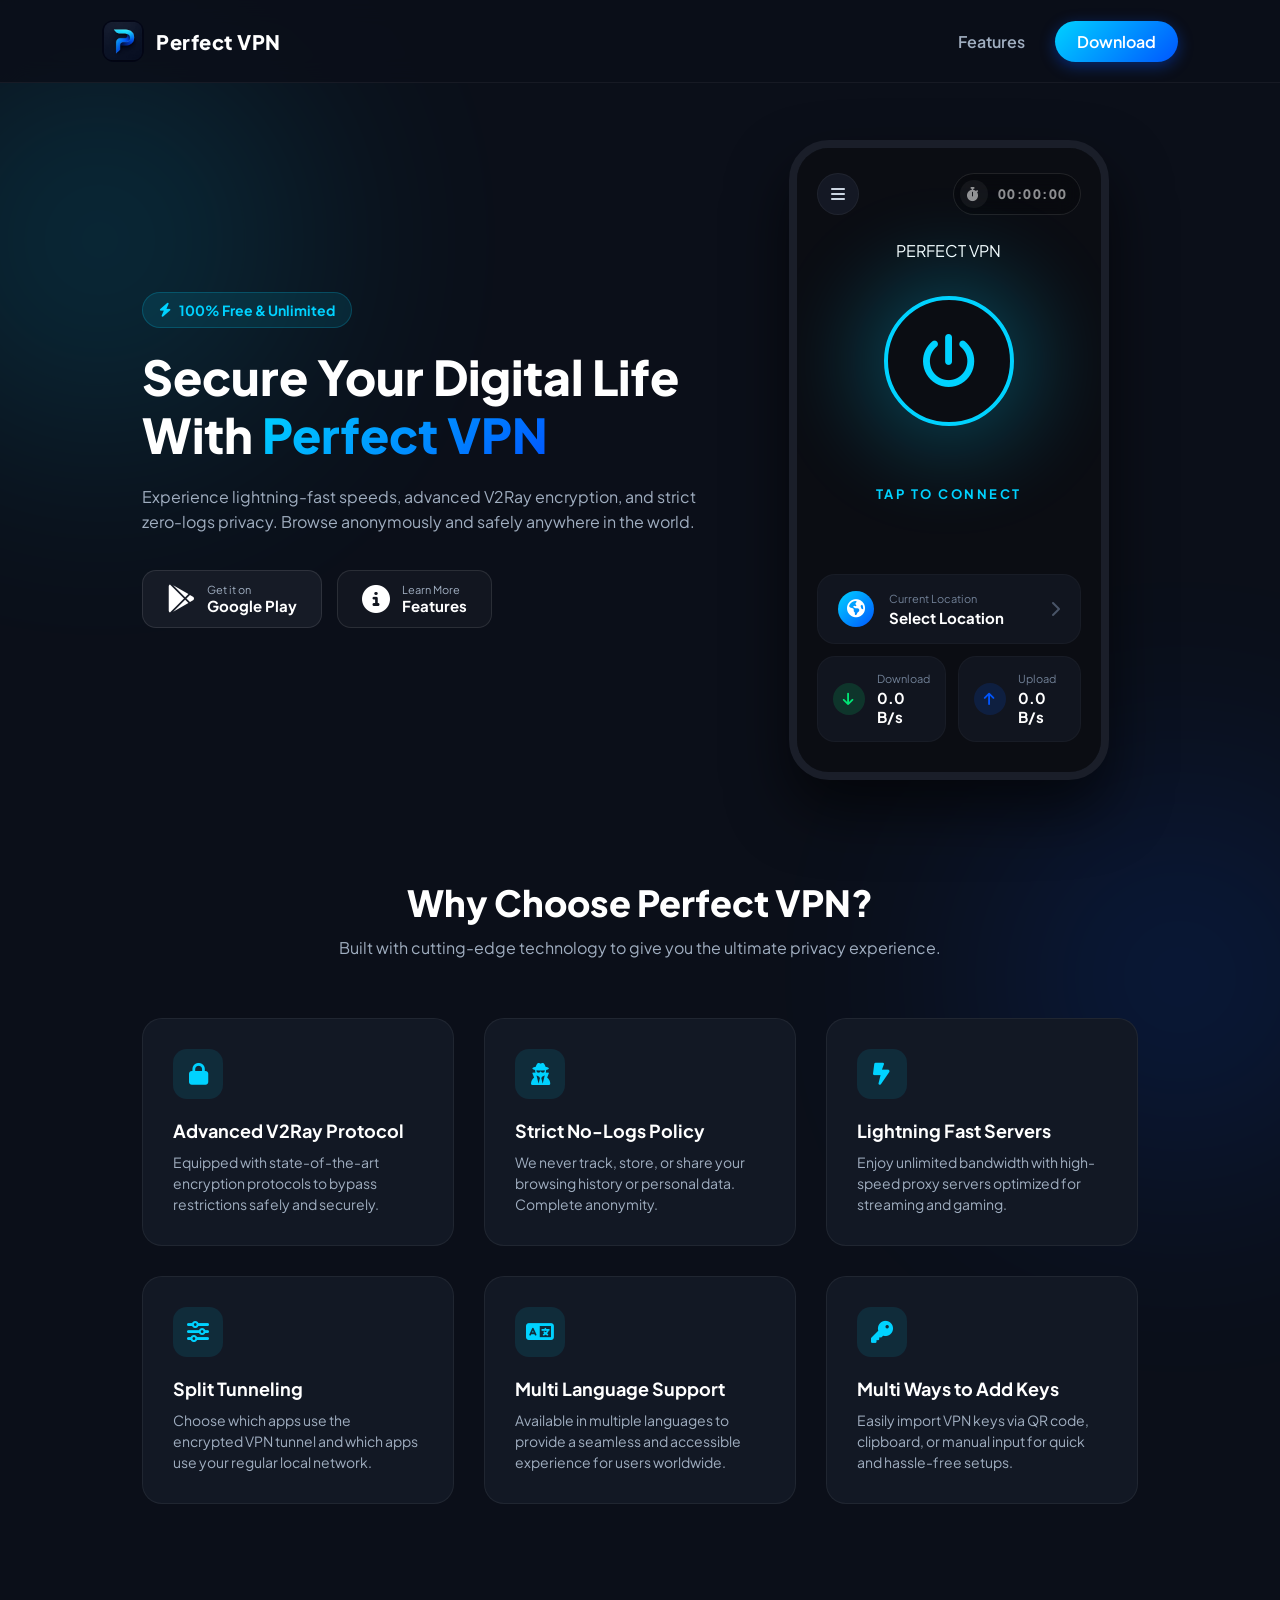
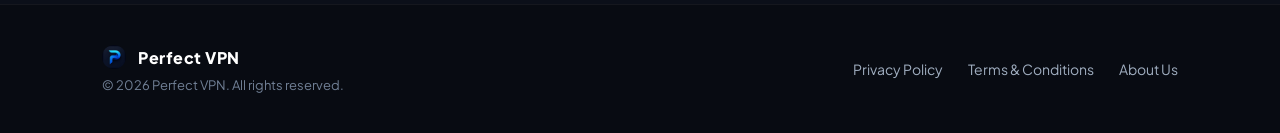
<file: index.html>
<!DOCTYPE html>
<html lang="en">
<head>
    <meta charset="UTF-8">
    <meta name="viewport" content="width=device-width, initial-scale=1.0">
    
    <!-- Primary Meta Tags -->
    <title>Perfect VPN - Fast, Secure & Free VPN Proxy</title>
    <meta name="title" content="Perfect VPN - Fast, Secure & Free VPN Proxy">
    <meta name="description" content="Experience lightning-fast speeds, advanced V2Ray encryption, and strict zero-logs privacy with Perfect VPN.">
    
    <!-- Open Graph / Facebook -->
    <meta property="og:type" content="website">
    <meta property="og:url" content="https://perfectvpn.store/">
    <meta property="og:title" content="Perfect VPN - Fast, Secure & Free VPN Proxy">
    <meta property="og:description" content="Experience lightning-fast speeds, advanced V2Ray encryption, and strict zero-logs privacy.">
    <meta property="og:image" content="https://perfectvpn.store/assets/og-image.jpg">
    
    <link rel="icon" type="image/png" href="logo.png">
    <link rel="stylesheet" href="style.css">
    <link rel="stylesheet" href="https://cdnjs.cloudflare.com/ajax/libs/font-awesome/6.4.0/css/all.min.css">
    <link href="https://fonts.googleapis.com/css2?family=Plus+Jakarta+Sans:wght@400;500;600;700;800&display=swap" rel="stylesheet">
</head>
<body>
    <div class="glow-bg glow-1"></div>
    <div class="glow-bg glow-2"></div>

    <header>
        <div class="nav-container">
            <a href="index.html" class="logo-box">
                <img src="logo.png" alt="Perfect VPN" class="logo-img">
                <span class="logo-text">Perfect VPN</span>
            </a>
            
            <div class="mobile-menu-btn" id="menuBtn">
                <i class="fa-solid fa-bars"></i>
            </div>

            <nav id="navMenu">
                <a href="index.html#features">Features</a>
                <a href="https://play.google.com/store/apps/details?id=com.perfectvpn.yla" target="_blank" class="nav-btn">Download</a>
            </nav>
        </div>
    </header>

    <section class="hero-section">
        <div class="hero-content">
            <div class="badge"><i class="fa-solid fa-bolt"></i> 100% Free & Unlimited</div>
            <h1>Secure Your Digital Life With <span>Perfect VPN</span></h1>
            <p>Experience lightning-fast speeds, advanced V2Ray encryption, and strict zero-logs privacy. Browse anonymously and safely anywhere in the world.</p>
            
            <div class="cta-buttons" id="download">
                <a href="https://play.google.com/store/apps/details?id=com.perfectvpn.yla" target="_blank" class="store-btn google-play">
                    <i class="fa-brands fa-google-play"></i>
                    <div>
                        <span>Get it on</span>
                        <strong>Google Play</strong>
                    </div>
                </a>
                <a href="#features" class="store-btn secondary-btn">
                    <i class="fa-solid fa-circle-info"></i>
                    <div>
                        <span>Learn More</span>
                        <strong>Features</strong>
                    </div>
                </a>
            </div>
        </div>

        <div class="hero-mockup">
            <div class="phone-frame">
                <div class="screen-content">
                    
                    <div class="app-top-bar">
                        <div class="icon-btn"><i class="fa-solid fa-bars"></i></div>
                        <!-- 🔴 Profile ဖယ်ရှားပြီး Timer ကို အမိုက်စား ပြင်ဆင်ထားသည် -->
                        <div class="timer-pill" id="appTimer">
                            <div class="timer-icon"><i class="fa-solid fa-stopwatch"></i></div>
                            <span id="timeText">00:00:00</span>
                        </div>
                    </div>
                    
                    <div class="app-title">PERFECT VPN</div>
                    
                    <div class="power-wrapper" id="powerBtn">
                        <div class="power-glow"></div>
                        <div class="power-btn-ui">
                            <i class="fa-solid fa-power-off"></i>
                        </div>
                    </div>
                    
                    <div class="app-status" id="statusText">TAP TO CONNECT</div>
                    
                    <div class="app-cards">
                        <div class="location-card">
                            <div class="loc-icon"><i class="fa-solid fa-earth-americas"></i></div>
                            <div class="loc-info">
                                <div class="loc-lbl">Current Location</div>
                                <div class="loc-val">Select Location</div>
                            </div>
                            <i class="fa-solid fa-chevron-right" style="color: #4a5568;"></i>
                        </div>
                        
                        <div class="speed-cards">
                            <div class="speed-card">
                                <div class="speed-icon dl-icon"><i class="fa-solid fa-arrow-down"></i></div>
                                <div class="loc-info">
                                    <div class="loc-lbl">Download</div>
                                    <div class="loc-val" id="dlSpeed">0.0 B/s</div>
                                </div>
                            </div>
                            <div class="speed-card">
                                <div class="speed-icon ul-icon"><i class="fa-solid fa-arrow-up"></i></div>
                                <div class="loc-info">
                                    <div class="loc-lbl">Upload</div>
                                    <div class="loc-val" id="ulSpeed">0.0 B/s</div>
                                </div>
                            </div>
                        </div>
                    </div>

                </div>
            </div>
        </div>
    </section>

    <section class="features-section" id="features">
        <div class="section-title">
            <h2>Why Choose Perfect VPN?</h2>
            <p>Built with cutting-edge technology to give you the ultimate privacy experience.</p>
        </div>
        <div class="features-grid">
            <div class="feature-card">
                <div class="f-icon"><i class="fa-solid fa-lock"></i></div>
                <h3>Advanced V2Ray Protocol</h3>
                <p>Equipped with state-of-the-art encryption protocols to bypass restrictions safely and securely.</p>
            </div>
            <div class="feature-card">
                <div class="f-icon"><i class="fa-solid fa-user-secret"></i></div>
                <h3>Strict No-Logs Policy</h3>
                <p>We never track, store, or share your browsing history or personal data. Complete anonymity.</p>
            </div>
            <div class="feature-card">
                <div class="f-icon"><i class="fa-solid fa-bolt-lightning"></i></div>
                <h3>Lightning Fast Servers</h3>
                <p>Enjoy unlimited bandwidth with high-speed proxy servers optimized for streaming and gaming.</p>
            </div>
            <div class="feature-card">
                <div class="f-icon"><i class="fa-solid fa-sliders"></i></div>
                <h3>Split Tunneling</h3>
                <p>Choose which apps use the encrypted VPN tunnel and which apps use your regular local network.</p>
            </div>
            <div class="feature-card">
                <div class="f-icon"><i class="fa-solid fa-language"></i></div>
                <h3>Multi Language Support</h3>
                <p>Available in multiple languages to provide a seamless and accessible experience for users worldwide.</p>
            </div>
            <div class="feature-card">
                <div class="f-icon"><i class="fa-solid fa-key"></i></div>
                <h3>Multi Ways to Add Keys</h3>
                <p>Easily import VPN keys via QR code, clipboard, or manual input for quick and hassle-free setups.</p>
            </div>
        </div>
    </section>

    <footer>
        <div class="footer-container">
            <div class="footer-brand">
                <div class="logo-box">
                    <img src="logo.png" alt="Perfect VPN" class="logo-img" style="width: 24px; height: 24px;">
                    <span class="logo-text" style="font-size: 16px;">Perfect VPN</span>
                </div>
                <p>&copy; 2026 Perfect VPN. All rights reserved.</p>
            </div>
            <div class="footer-links">
                <a href="privacy.html">Privacy Policy</a>
                <a href="terms.html">Terms & Conditions</a>
                <a href="about.html">About Us</a>
            </div>
        </div>
    </footer>

    <!-- JavaScript for Mobile Menu & App Mockup Interaction -->
    <script>
        // Hamburger Menu Toggle
        const menuBtn = document.getElementById('menuBtn');
        const navMenu = document.getElementById('navMenu');
        
        menuBtn.addEventListener('click', () => {
            navMenu.classList.toggle('active');
        });

        // App Screen Interactive Effect
        const powerBtn = document.getElementById('powerBtn');
        const statusText = document.getElementById('statusText');
        const powerGlow = document.querySelector('.power-glow');
        const powerUI = document.querySelector('.power-btn-ui');
        const timer = document.getElementById('appTimer');
        const timeText = document.getElementById('timeText');
        
        let isConnected = false;
        let timerInterval;

        powerBtn.addEventListener('click', () => {
            if(!isConnected) {
                // Connecting State
                statusText.textContent = 'CONNECTING...';
                statusText.style.color = '#718096';
                statusText.style.letterSpacing = '3px';
                powerUI.style.transform = 'scale(0.9)';
                powerGlow.style.animation = 'pulseGlow 0.5s infinite alternate';
                
                setTimeout(() => {
                    // Connected State
                    isConnected = true;
                    statusText.textContent = 'CONNECTED';
                    statusText.style.color = '#00e676';
                    powerUI.style.transform = 'scale(1)';
                    powerUI.style.borderColor = '#00e676';
                    powerUI.style.color = '#00e676';
                    powerUI.style.boxShadow = '0 0 30px rgba(0, 230, 118, 0.4)';
                    powerGlow.style.background = '#00e676';
                    powerGlow.style.animation = 'pulseGlow 2s infinite alternate';
                    
                    // 🔴 Timer CSS Class အသစ်ထည့်ခြင်း
                    timer.classList.add('active');
                    
                    document.getElementById('dlSpeed').textContent = '1.2 MB/s';
                    document.getElementById('ulSpeed').textContent = '450 KB/s';
                    
                    let sec = 1;
                    timeText.innerText = '00:00:01';
                    timerInterval = setInterval(() => {
                        sec++;
                        let hrs = Math.floor(sec / 3600);
                        let mins = Math.floor((sec % 3600) / 60);
                        let secs = sec % 60;
                        timeText.innerText = `${hrs.toString().padStart(2, '0')}:${mins.toString().padStart(2, '0')}:${secs.toString().padStart(2, '0')}`;
                    }, 1000);
                    
                }, 1500);
            } else {
                // Disconnected State
                isConnected = false;
                clearInterval(timerInterval);
                statusText.textContent = 'TAP TO CONNECT';
                statusText.style.color = '#00d2ff';
                powerUI.style.borderColor = '#00d2ff';
                powerUI.style.color = '#00d2ff';
                powerUI.style.boxShadow = 'none';
                powerGlow.style.background = '#00d2ff';
                
                // 🔴 Timer CSS ပြန်လည်ရုပ်သိမ်းခြင်း
                timer.classList.remove('active');
                timeText.innerText = '00:00:00';
                
                document.getElementById('dlSpeed').textContent = '0.0 B/s';
                document.getElementById('ulSpeed').textContent = '0.0 B/s';
            }
        });
    </script>
</body>
</html>
</file>
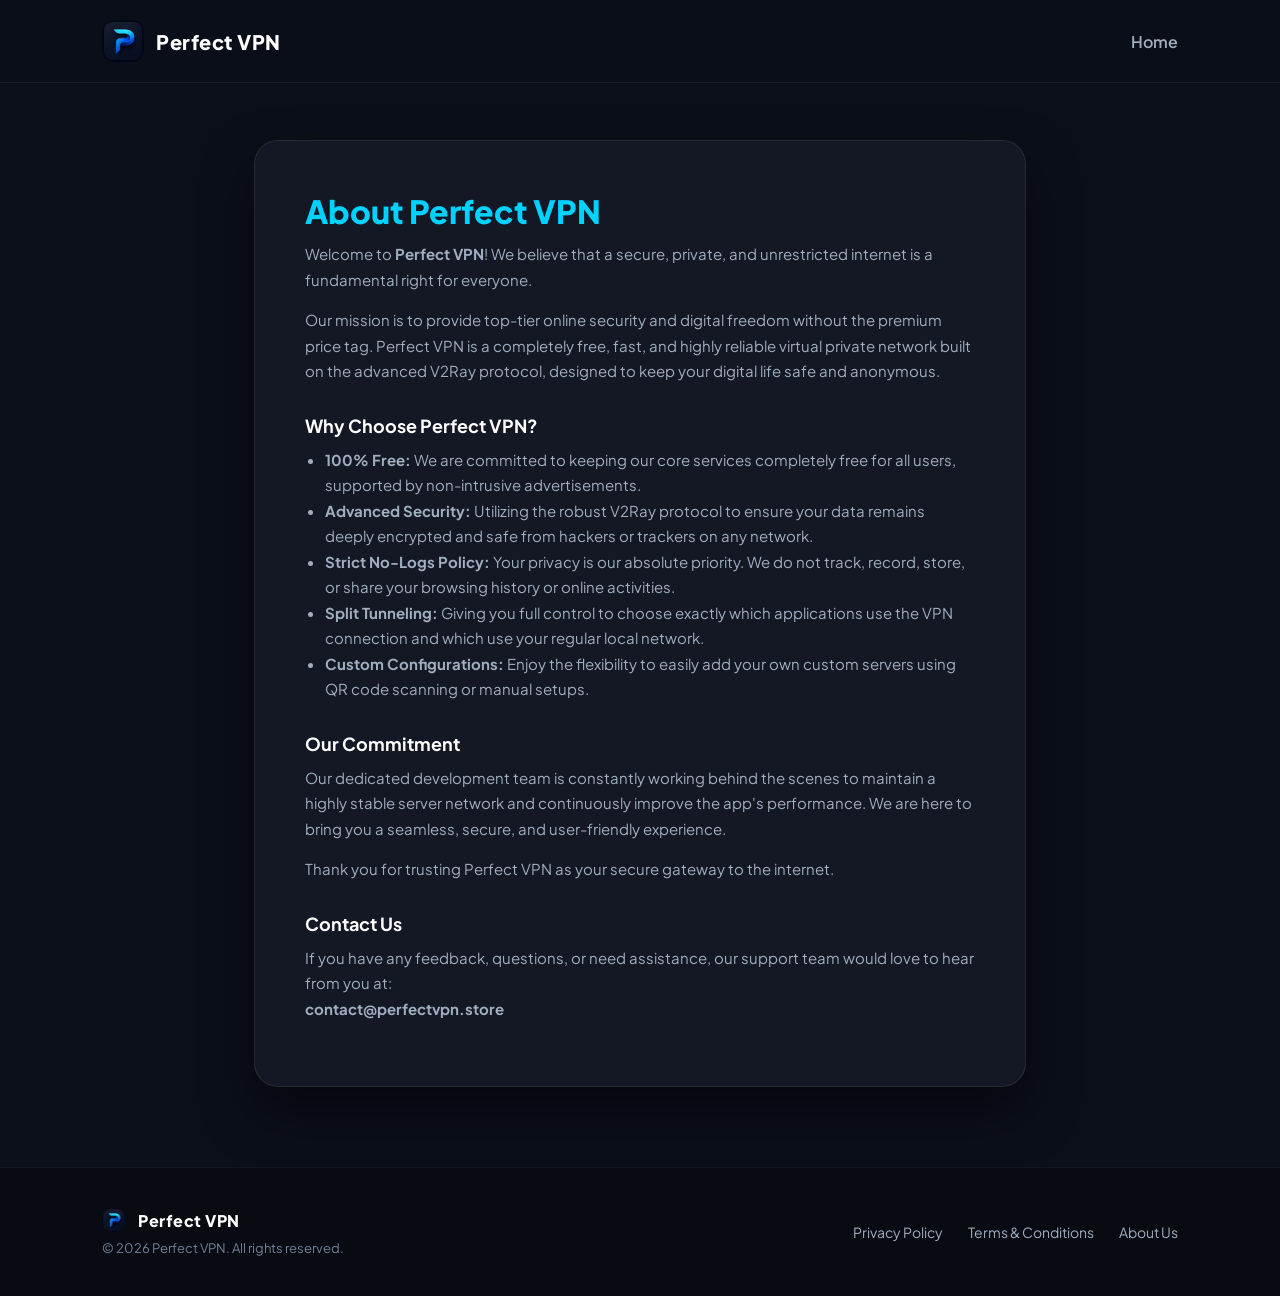
<file: about.html>
<!DOCTYPE html>
<html lang="en">
<head>
    <meta charset="UTF-8">
    <meta name="viewport" content="width=device-width, initial-scale=1.0">
    <title>About Us - Perfect VPN</title>
    <link rel="icon" type="image/png" href="logo.png">
    <link rel="stylesheet" href="style.css">
    <link rel="stylesheet" href="https://cdnjs.cloudflare.com/ajax/libs/font-awesome/6.4.0/css/all.min.css">
    <link href="https://fonts.googleapis.com/css2?family=Plus+Jakarta+Sans:wght@400;500;600;700;800&display=swap" rel="stylesheet">
</head>
<body>
    <header>
        <div class="nav-container">
            <a href="index.html" class="logo-box">
                <img src="logo.png" alt="Perfect VPN" class="logo-img">
                <span class="logo-text">Perfect VPN</span>
            </a>
            <nav id="navMenu">
                <a href="index.html">Home</a>
            </nav>
        </div>
    </header>

    <main class="page-container">
        <div class="content-box">
            <h1>About Perfect VPN</h1>
            
            <p>Welcome to <strong>Perfect VPN</strong>! We believe that a secure, private, and unrestricted internet is a fundamental right for everyone.</p>

            <p>Our mission is to provide top-tier online security and digital freedom without the premium price tag. Perfect VPN is a completely free, fast, and highly reliable virtual private network built on the advanced V2Ray protocol, designed to keep your digital life safe and anonymous.</p>

            <h3>Why Choose Perfect VPN?</h3>
            <ul style="color: #a0aec0; margin-left: 20px; margin-bottom: 15px; font-size: 15px; line-height: 1.7;">
                <li><strong>100% Free:</strong> We are committed to keeping our core services completely free for all users, supported by non-intrusive advertisements.</li>
                <li><strong>Advanced Security:</strong> Utilizing the robust V2Ray protocol to ensure your data remains deeply encrypted and safe from hackers or trackers on any network.</li>
                <li><strong>Strict No-Logs Policy:</strong> Your privacy is our absolute priority. We do not track, record, store, or share your browsing history or online activities.</li>
                <li><strong>Split Tunneling:</strong> Giving you full control to choose exactly which applications use the VPN connection and which use your regular local network.</li>
                <li><strong>Custom Configurations:</strong> Enjoy the flexibility to easily add your own custom servers using QR code scanning or manual setups.</li>
            </ul>

            <h3>Our Commitment</h3>
            <p>Our dedicated development team is constantly working behind the scenes to maintain a highly stable server network and continuously improve the app's performance. We are here to bring you a seamless, secure, and user-friendly experience.</p>

            <p>Thank you for trusting Perfect VPN as your secure gateway to the internet.</p>

            <h3>Contact Us</h3>
            <p>If you have any feedback, questions, or need assistance, our support team would love to hear from you at:<br>
            <strong>contact@perfectvpn.store</strong></p>
        </div>
    </main>

    <footer>
        <div class="footer-container">
            <div class="footer-brand">
                <div class="logo-box">
                    <img src="logo.png" alt="Perfect VPN" class="logo-img" style="width: 24px; height: 24px;">
                    <span class="logo-text" style="font-size: 16px;">Perfect VPN</span>
                </div>
                <p>&copy; 2026 Perfect VPN. All rights reserved.</p>
            </div>
            <div class="footer-links">
                <a href="privacy.html">Privacy Policy</a>
                <a href="terms.html">Terms & Conditions</a>
                <a href="about.html">About Us</a>
            </div>
        </div>
    </footer>
</body>
</html>
</file>
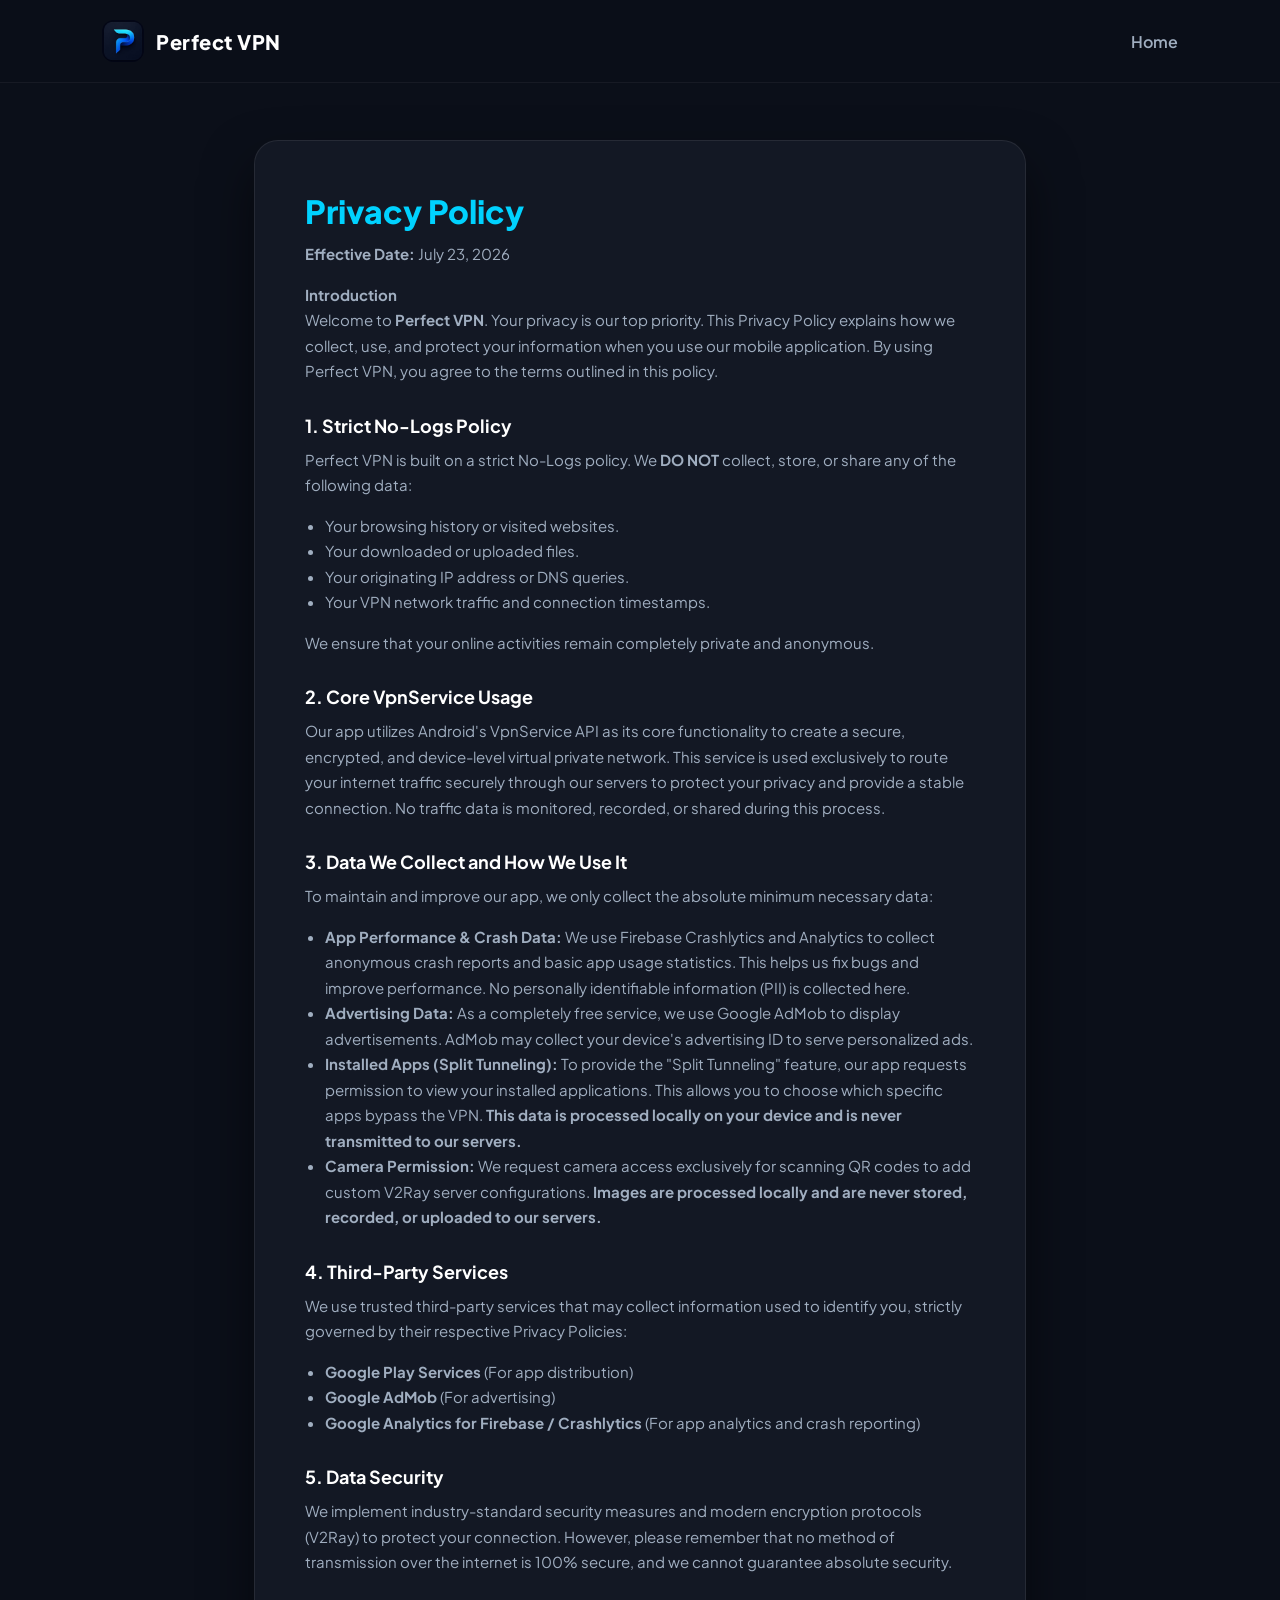
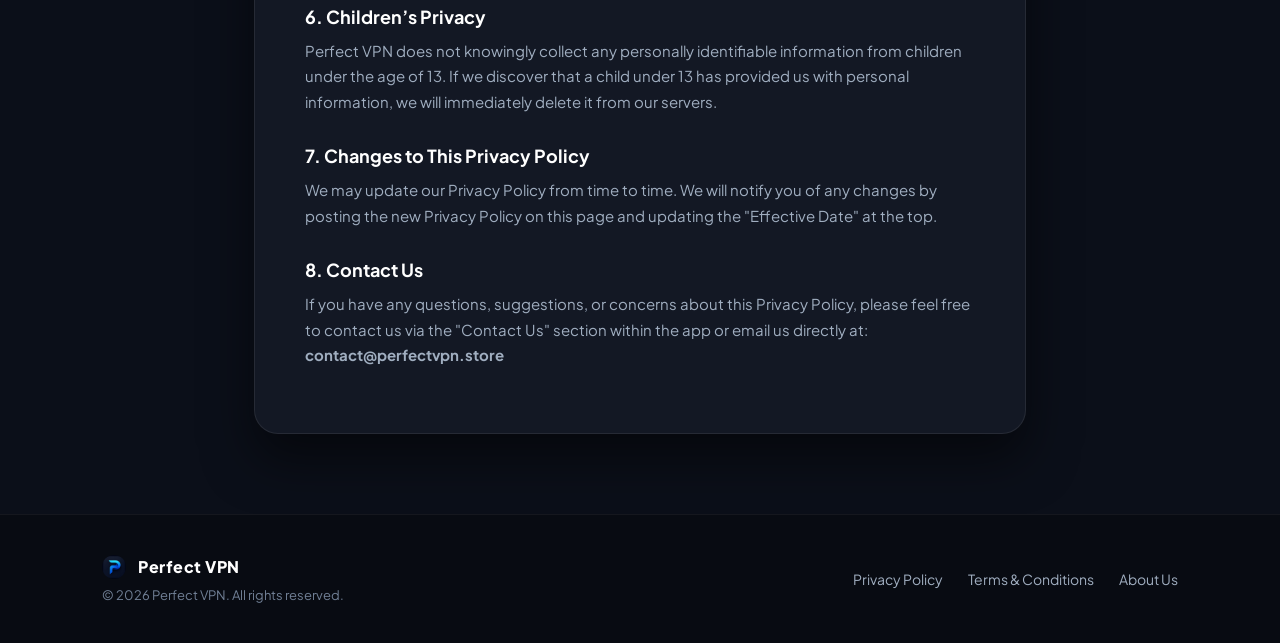
<file: privacy.html>
<!DOCTYPE html>
<html lang="en">
<head>
    <meta charset="UTF-8">
    <meta name="viewport" content="width=device-width, initial-scale=1.0">
    <title>Privacy Policy - Perfect VPN</title>
    <link rel="icon" type="image/png" href="logo.png">
    <link rel="stylesheet" href="style.css">
    <link rel="stylesheet" href="https://cdnjs.cloudflare.com/ajax/libs/font-awesome/6.4.0/css/all.min.css">
    <link href="https://fonts.googleapis.com/css2?family=Plus+Jakarta+Sans:wght@400;500;600;700;800&display=swap" rel="stylesheet">
</head>
<body>
    <header>
        <div class="nav-container">
            <a href="index.html" class="logo-box">
                <img src="logo.png" alt="Perfect VPN" class="logo-img">
                <span class="logo-text">Perfect VPN</span>
            </a>
            <nav id="navMenu">
                <a href="index.html">Home</a>
            </nav>
        </div>
    </header>

    <main class="page-container">
        <div class="content-box">
            <h1>Privacy Policy</h1>
            <p class="effective-date"><strong>Effective Date:</strong> July 23, 2026</p>
            
            <p><strong>Introduction</strong><br>
            Welcome to <strong>Perfect VPN</strong>. Your privacy is our top priority. This Privacy Policy explains how we collect, use, and protect your information when you use our mobile application. By using Perfect VPN, you agree to the terms outlined in this policy.</p>

            <h3>1. Strict No-Logs Policy</h3>
            <p>Perfect VPN is built on a strict No-Logs policy. We <strong>DO NOT</strong> collect, store, or share any of the following data:</p>
            <ul style="color: #a0aec0; margin-left: 20px; margin-bottom: 15px; font-size: 15px; line-height: 1.7;">
                <li>Your browsing history or visited websites.</li>
                <li>Your downloaded or uploaded files.</li>
                <li>Your originating IP address or DNS queries.</li>
                <li>Your VPN network traffic and connection timestamps.</li>
            </ul>
            <p>We ensure that your online activities remain completely private and anonymous.</p>

            <h3>2. Core VpnService Usage</h3>
            <p>Our app utilizes Android's <code>VpnService</code> API as its core functionality to create a secure, encrypted, and device-level virtual private network. This service is used exclusively to route your internet traffic securely through our servers to protect your privacy and provide a stable connection. No traffic data is monitored, recorded, or shared during this process.</p>

            <h3>3. Data We Collect and How We Use It</h3>
            <p>To maintain and improve our app, we only collect the absolute minimum necessary data:</p>
            <ul style="color: #a0aec0; margin-left: 20px; margin-bottom: 15px; font-size: 15px; line-height: 1.7;">
                <li><strong>App Performance & Crash Data:</strong> We use Firebase Crashlytics and Analytics to collect anonymous crash reports and basic app usage statistics. This helps us fix bugs and improve performance. No personally identifiable information (PII) is collected here.</li>
                <li><strong>Advertising Data:</strong> As a completely free service, we use Google AdMob to display advertisements. AdMob may collect your device's advertising ID to serve personalized ads.</li>
                <li><strong>Installed Apps (Split Tunneling):</strong> To provide the "Split Tunneling" feature, our app requests permission to view your installed applications. This allows you to choose which specific apps bypass the VPN. <strong>This data is processed locally on your device and is never transmitted to our servers.</strong></li>
                <li><strong>Camera Permission:</strong> We request camera access exclusively for scanning QR codes to add custom V2Ray server configurations. <strong>Images are processed locally and are never stored, recorded, or uploaded to our servers.</strong></li>
            </ul>

            <h3>4. Third-Party Services</h3>
            <p>We use trusted third-party services that may collect information used to identify you, strictly governed by their respective Privacy Policies:</p>
            <ul style="color: #a0aec0; margin-left: 20px; margin-bottom: 15px; font-size: 15px; line-height: 1.7;">
                <li><strong>Google Play Services</strong> (For app distribution)</li>
                <li><strong>Google AdMob</strong> (For advertising)</li>
                <li><strong>Google Analytics for Firebase / Crashlytics</strong> (For app analytics and crash reporting)</li>
            </ul>

            <h3>5. Data Security</h3>
            <p>We implement industry-standard security measures and modern encryption protocols (V2Ray) to protect your connection. However, please remember that no method of transmission over the internet is 100% secure, and we cannot guarantee absolute security.</p>

            <h3>6. Children’s Privacy</h3>
            <p>Perfect VPN does not knowingly collect any personally identifiable information from children under the age of 13. If we discover that a child under 13 has provided us with personal information, we will immediately delete it from our servers.</p>

            <h3>7. Changes to This Privacy Policy</h3>
            <p>We may update our Privacy Policy from time to time. We will notify you of any changes by posting the new Privacy Policy on this page and updating the "Effective Date" at the top.</p>

            <h3>8. Contact Us</h3>
            <p>If you have any questions, suggestions, or concerns about this Privacy Policy, please feel free to contact us via the "Contact Us" section within the app or email us directly at:<br>
            <strong>contact@perfectvpn.store</strong></p>
        </div>
    </main>

    <footer>
        <div class="footer-container">
            <div class="footer-brand">
                <div class="logo-box">
                    <img src="logo.png" alt="Perfect VPN" class="logo-img" style="width: 24px; height: 24px;">
                    <span class="logo-text" style="font-size: 16px;">Perfect VPN</span>
                </div>
                <p>&copy; 2026 Perfect VPN. All rights reserved.</p>
            </div>
            <div class="footer-links">
                <a href="privacy.html">Privacy Policy</a>
                <a href="terms.html">Terms & Conditions</a>
                <a href="about.html">About Us</a>
            </div>
        </div>
    </footer>
</body>
</html>
</file>
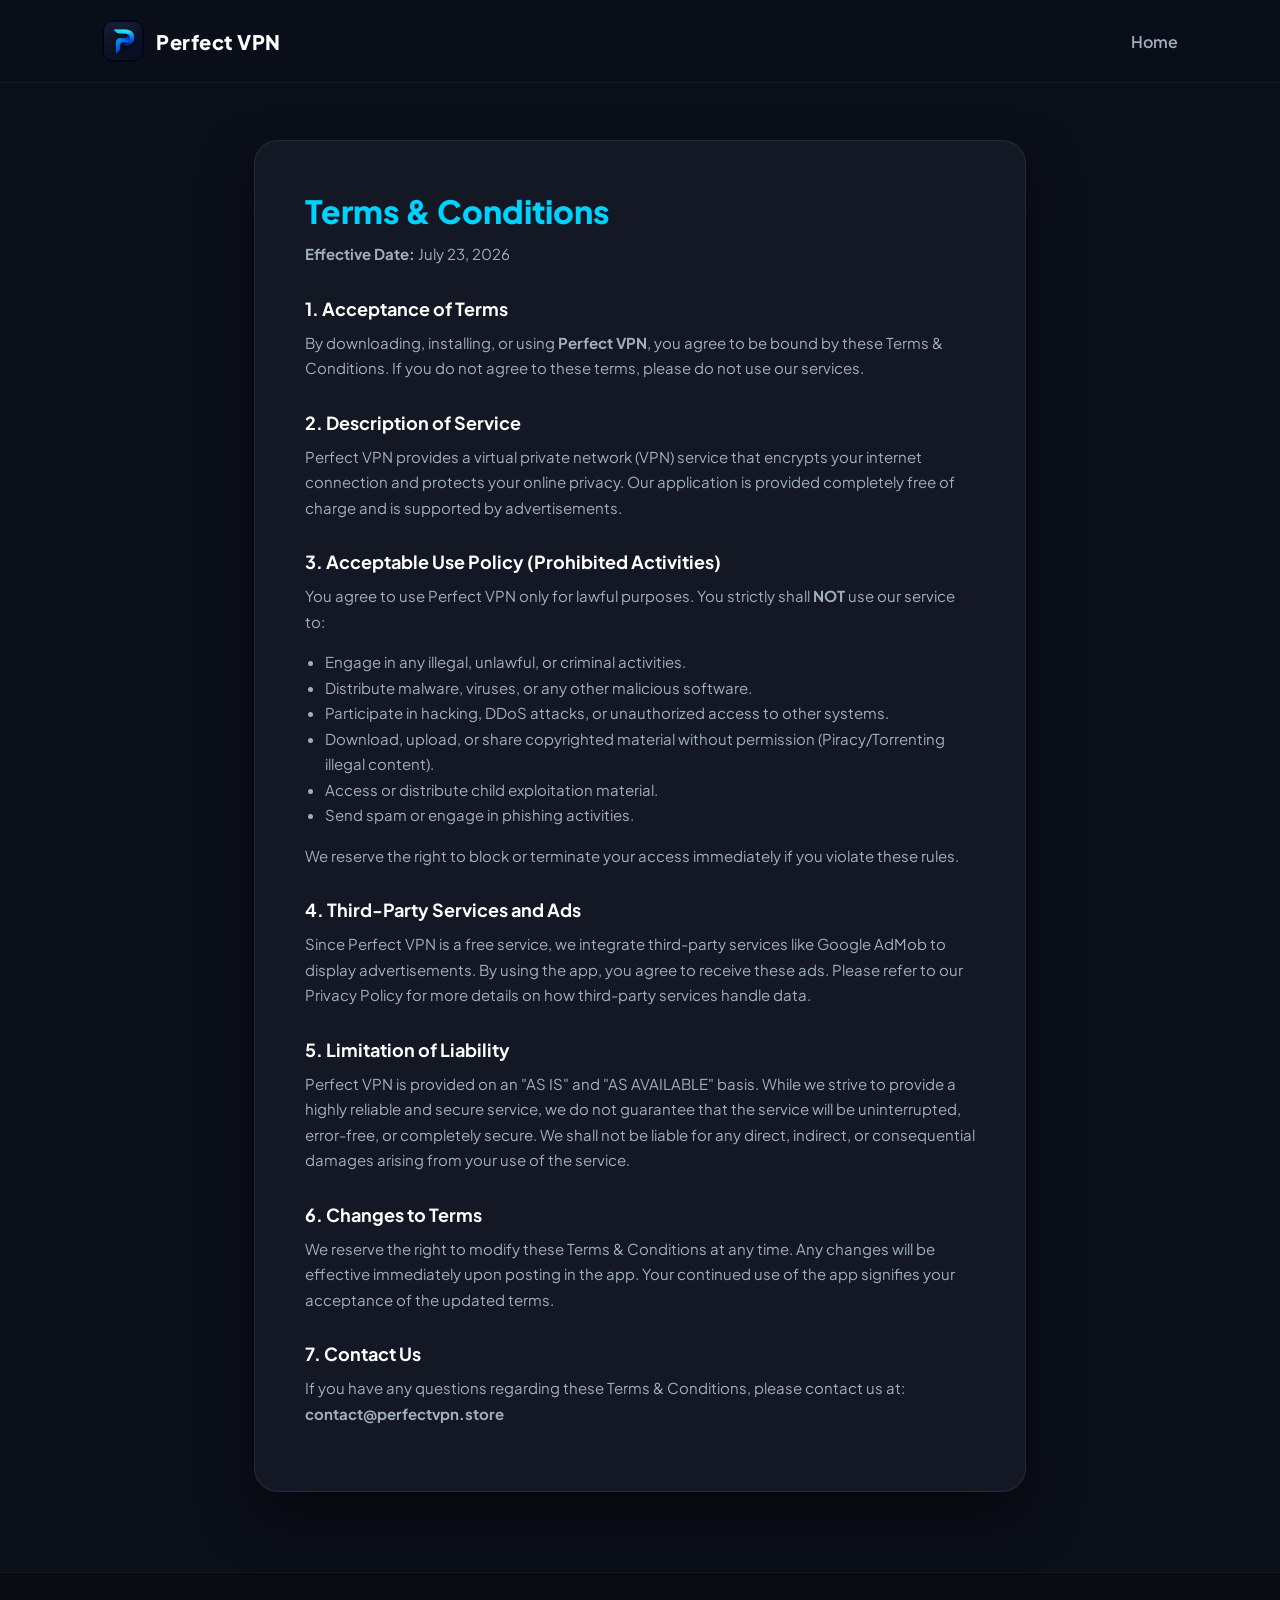
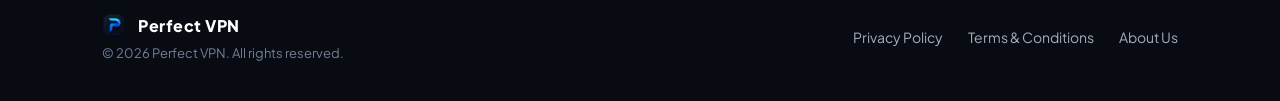
<file: terms.html>
<!DOCTYPE html>
<html lang="en">
<head>
    <meta charset="UTF-8">
    <meta name="viewport" content="width=device-width, initial-scale=1.0">
    <title>Terms & Conditions - Perfect VPN</title>
    <link rel="icon" type="image/png" href="logo.png">
    <link rel="stylesheet" href="style.css">
    <link rel="stylesheet" href="https://cdnjs.cloudflare.com/ajax/libs/font-awesome/6.4.0/css/all.min.css">
    <link href="https://fonts.googleapis.com/css2?family=Plus+Jakarta+Sans:wght@400;500;600;700;800&display=swap" rel="stylesheet">
</head>
<body>
    <header>
        <div class="nav-container">
            <a href="index.html" class="logo-box">
                <img src="logo.png" alt="Perfect VPN" class="logo-img">
                <span class="logo-text">Perfect VPN</span>
            </a>
            <nav id="navMenu">
                <a href="index.html">Home</a>
            </nav>
        </div>
    </header>

    <main class="page-container">
        <div class="content-box">
            <h1>Terms & Conditions</h1>
            <p class="effective-date"><strong>Effective Date:</strong> July 23, 2026</p>
            
            <h3>1. Acceptance of Terms</h3>
            <p>By downloading, installing, or using <strong>Perfect VPN</strong>, you agree to be bound by these Terms & Conditions. If you do not agree to these terms, please do not use our services.</p>

            <h3>2. Description of Service</h3>
            <p>Perfect VPN provides a virtual private network (VPN) service that encrypts your internet connection and protects your online privacy. Our application is provided completely free of charge and is supported by advertisements.</p>

            <h3>3. Acceptable Use Policy (Prohibited Activities)</h3>
            <p>You agree to use Perfect VPN only for lawful purposes. You strictly shall <strong>NOT</strong> use our service to:</p>
            <ul style="color: #a0aec0; margin-left: 20px; margin-bottom: 15px; font-size: 15px; line-height: 1.7;">
                <li>Engage in any illegal, unlawful, or criminal activities.</li>
                <li>Distribute malware, viruses, or any other malicious software.</li>
                <li>Participate in hacking, DDoS attacks, or unauthorized access to other systems.</li>
                <li>Download, upload, or share copyrighted material without permission (Piracy/Torrenting illegal content).</li>
                <li>Access or distribute child exploitation material.</li>
                <li>Send spam or engage in phishing activities.</li>
            </ul>
            <p>We reserve the right to block or terminate your access immediately if you violate these rules.</p>

            <h3>4. Third-Party Services and Ads</h3>
            <p>Since Perfect VPN is a free service, we integrate third-party services like Google AdMob to display advertisements. By using the app, you agree to receive these ads. Please refer to our Privacy Policy for more details on how third-party services handle data.</p>

            <h3>5. Limitation of Liability</h3>
            <p>Perfect VPN is provided on an "AS IS" and "AS AVAILABLE" basis. While we strive to provide a highly reliable and secure service, we do not guarantee that the service will be uninterrupted, error-free, or completely secure. We shall not be liable for any direct, indirect, or consequential damages arising from your use of the service.</p>

            <h3>6. Changes to Terms</h3>
            <p>We reserve the right to modify these Terms & Conditions at any time. Any changes will be effective immediately upon posting in the app. Your continued use of the app signifies your acceptance of the updated terms.</p>

            <h3>7. Contact Us</h3>
            <p>If you have any questions regarding these Terms & Conditions, please contact us at:<br>
            <strong>contact@perfectvpn.store</strong></p>
        </div>
    </main>

    <footer>
        <div class="footer-container">
            <div class="footer-brand">
                <div class="logo-box">
                    <img src="logo.png" alt="Perfect VPN" class="logo-img" style="width: 24px; height: 24px;">
                    <span class="logo-text" style="font-size: 16px;">Perfect VPN</span>
                </div>
                <p>&copy; 2026 Perfect VPN. All rights reserved.</p>
            </div>
            <div class="footer-links">
                <a href="privacy.html">Privacy Policy</a>
                <a href="terms.html">Terms & Conditions</a>
                <a href="about.html">About Us</a>
            </div>
        </div>
    </footer>
</body>
</html>
</file>
<file: style.css>
* {
    margin: 0;
    padding: 0;
    box-sizing: border-box;
    font-family: 'Plus Jakarta Sans', sans-serif;
}

body {
    background-color: #0b0f19;
    color: #ffffff;
    overflow-x: hidden;
    position: relative;
}

/* Background Glows */
.glow-bg {
    position: absolute;
    width: 400px;
    height: 400px;
    border-radius: 50%;
    filter: blur(120px);
    z-index: -1;
    opacity: 0.15;
}
.glow-1 { top: -100px; left: -100px; background: #00d2ff; }
.glow-2 { top: 40%; right: -100px; background: #0056ff; }

/* Header & Logo */
header {
    width: 100%;
    padding: 20px 8%;
    position: fixed;
    top: 0;
    left: 0;
    background: rgba(11, 15, 25, 0.85);
    backdrop-filter: blur(12px);
    z-index: 100;
    border-bottom: 1px solid rgba(255, 255, 255, 0.05);
}
.nav-container {
    max-width: 1200px;
    margin: 0 auto;
    display: flex;
    justify-content: space-between;
    align-items: center;
}
.logo-box {
    display: flex;
    align-items: center;
    gap: 12px;
    text-decoration: none;
    color: white;
}
.logo-img {
    width: 42px;
    height: 42px;
    border-radius: 12px;
    object-fit: contain;
}
.logo-text {
    font-size: 20px;
    font-weight: 800;
    letter-spacing: 0.5px;
}
nav { display: flex; align-items: center; gap: 30px; }
nav a {
    color: #a0aec0;
    text-decoration: none;
    font-weight: 600;
    transition: color 0.3s;
}
nav a:hover { color: #00d2ff; }
.nav-btn {
    background: linear-gradient(135deg, #00d2ff, #0056ff);
    color: white !important;
    padding: 10px 22px;
    border-radius: 50px;
    box-shadow: 0 4px 15px rgba(0, 86, 255, 0.4);
}
.mobile-menu-btn {
    display: none;
    font-size: 24px;
    color: white;
    cursor: pointer;
}

/* Hero Section */
.hero-section {
    max-width: 1200px;
    margin: 140px auto 80px;
    padding: 0 8%;
    display: grid;
    grid-template-columns: 1.2fr 0.8fr;
    gap: 50px;
    align-items: center;
}
.badge {
    display: inline-flex;
    align-items: center;
    gap: 8px;
    background: rgba(0, 210, 255, 0.1);
    color: #00d2ff;
    padding: 8px 16px;
    border-radius: 30px;
    font-size: 14px;
    font-weight: 700;
    margin-bottom: 20px;
    border: 1px solid rgba(0, 210, 255, 0.2);
}
.hero-content h1 {
    font-size: 48px;
    font-weight: 800;
    line-height: 1.2;
    margin-bottom: 20px;
}
.hero-content h1 span {
    background: linear-gradient(135deg, #00d2ff, #0056ff);
    -webkit-background-clip: text;
    -webkit-text-fill-color: transparent;
}
.hero-content p {
    color: #a0aec0;
    font-size: 16px;
    line-height: 1.6;
    margin-bottom: 35px;
}
.cta-buttons {
    display: flex;
    gap: 15px;
}
.store-btn {
    display: flex;
    align-items: center;
    gap: 12px;
    background: #161b26;
    border: 1px solid rgba(255, 255, 255, 0.1);
    padding: 12px 24px;
    border-radius: 14px;
    text-decoration: none;
    color: white;
    transition: all 0.3s ease;
}
.store-btn:hover {
    border-color: #00d2ff;
    transform: translateY(-3px);
    box-shadow: 0 10px 25px rgba(0, 210, 255, 0.2);
}
.store-btn i { font-size: 28px; }
.store-btn span { font-size: 11px; color: #a0aec0; display: block; }
.store-btn strong { font-size: 15px; font-weight: 700; display: block; }
.secondary-btn { background: rgba(255, 255, 255, 0.03); }

/* Phone Mockup - Exact Match to Screenshot */
.hero-mockup {
    display: flex;
    justify-content: center;
}
.phone-frame {
    width: 320px;
    height: 640px;
    background: #0f1219;
    border-radius: 40px;
    border: 8px solid #1a1e29;
    box-shadow: 0 30px 60px rgba(0,0,0,0.6), inset 0 0 10px rgba(255,255,255,0.05);
    position: relative;
    overflow: hidden;
}
.screen-content {
    background: #0b0d13;
    height: 100%;
    width: 100%;
    display: flex;
    flex-direction: column;
    align-items: center;
    padding: 25px 20px 30px;
    position: relative;
}

/* App Mockup UI Components */
.app-top-bar {
    display: flex;
    justify-content: space-between;
    align-items: center;
    width: 100%;
    margin-bottom: 25px;
}
.icon-btn {
    width: 42px;
    height: 42px;
    border-radius: 50%;
    background: #141824;
    display: flex;
    justify-content: center;
    align-items: center;
    color: #cbd5e1;
    border: 1px solid rgba(255,255,255,0.05);
    font-size: 16px;
}

/* 🔴 Timer ကို App ၏ UI အသစ်အတိုင်း Cyberpunk Glassmorphism စတိုင် ပြောင်းထားပါသည် */
.timer-pill {
    background: rgba(0, 0, 0, 0.2);
    backdrop-filter: blur(12px);
    -webkit-backdrop-filter: blur(12px);
    padding: 6px 12px 6px 6px;
    border-radius: 30px;
    font-size: 13px;
    font-weight: 800;
    color: rgba(255, 255, 255, 0.54);
    border: 1.5px solid rgba(255, 255, 255, 0.1);
    display: flex;
    align-items: center;
    gap: 10px;
    letter-spacing: 1.5px;
    font-variant-numeric: tabular-nums; /* ဂဏန်းများ ဘယ်ညာမခုန်ရန် */
    transition: all 0.3s ease;
}

.timer-icon {
    background: rgba(255, 255, 255, 0.05);
    width: 28px;
    height: 28px;
    border-radius: 50%;
    display: flex;
    align-items: center;
    justify-content: center;
    font-size: 14px;
    transition: all 0.3s ease;
}

/* 🔴 ချိတ်ဆက်ပြီးချိန် Timer အရောင်တောက်သည့် CSS (JS မှ အလိုအလျောက် ခေါ်ပေးမည်) */
.timer-pill.active {
    border-color: rgba(0, 230, 118, 0.5);
    box-shadow: 0 0 20px rgba(0, 230, 118, 0.25);
    color: #ffffff;
}
.timer-pill.active .timer-icon {
    background: rgba(0, 230, 118, 0.2);
    color: #00e676;
}

/* Power Button */
.power-wrapper {
    position: relative;
    width: 180px;
    height: 180px;
    display: flex;
    justify-content: center;
    align-items: center;
    margin: 10px 0 35px;
    cursor: pointer;
}
.power-glow {
    position: absolute;
    width: 100%;
    height: 100%;
    background: #00d2ff;
    border-radius: 50%;
    filter: blur(45px);
    opacity: 0.25;
    animation: pulseGlow 2.5s infinite alternate;
    transition: background 0.5s ease;
}
.power-btn-ui {
    position: relative;
    width: 130px;
    height: 130px;
    background: #0b0d13;
    border: 4px solid #00d2ff;
    border-radius: 50%;
    display: flex;
    justify-content: center;
    align-items: center;
    font-size: 55px;
    color: #00d2ff;
    z-index: 2;
    transition: all 0.3s ease;
}
@keyframes pulseGlow { 
    from { opacity: 0.15; transform: scale(0.9); } 
    to { opacity: 0.4; transform: scale(1.1); } 
}

.app-status { 
    color: #00d2ff; 
    font-size: 13px; 
    font-weight: 700; 
    letter-spacing: 2.5px; 
    transition: color 0.3s;
}

/* Status Cards */
.app-cards { 
    width: 100%; 
    display: flex; 
    flex-direction: column; 
    gap: 12px; 
    margin-top: auto; 
}
.location-card {
    background: #11151f;
    border-radius: 18px;
    padding: 16px 20px;
    display: flex;
    align-items: center;
    gap: 15px;
    border: 1px solid rgba(255,255,255,0.03);
}
.loc-icon { 
    width: 36px; 
    height: 36px; 
    border-radius: 50%; 
    background: linear-gradient(135deg, #00d2ff, #0056ff); 
    display: flex; 
    justify-content: center; 
    align-items: center; 
    color: white; 
    font-size: 18px;
}
.loc-info { flex: 1; text-align: left; }
.loc-lbl { font-size: 11px; color: #718096; margin-bottom: 3px; }
.loc-val { font-size: 15px; font-weight: 700; color: white; }

.speed-cards { display: flex; gap: 12px; }
.speed-card {
    flex: 1; 
    background: #11151f; 
    border-radius: 18px; 
    padding: 15px; 
    display: flex; 
    align-items: center; 
    gap: 12px;
    border: 1px solid rgba(255,255,255,0.03);
}
.speed-icon { 
    width: 32px; 
    height: 32px; 
    border-radius: 50%; 
    display: flex; 
    justify-content: center; 
    align-items: center; 
    font-size: 14px; 
}
.dl-icon { background: rgba(0, 230, 118, 0.15); color: #00e676; }
.ul-icon { background: rgba(0, 86, 255, 0.15); color: #0056ff; }

/* Features Section */
.features-section {
    max-width: 1200px;
    margin: 100px auto;
    padding: 0 8%;
}
.section-title {
    text-align: center;
    margin-bottom: 60px;
}
.section-title h2 { font-size: 36px; font-weight: 800; margin-bottom: 12px; }
.section-title p { color: #a0aec0; font-size: 16px; }

.features-grid {
    display: grid;
    grid-template-columns: repeat(auto-fit, minmax(250px, 1fr));
    gap: 30px;
}
.feature-card {
    background: #121824;
    border: 1px solid rgba(255, 255, 255, 0.06);
    padding: 30px;
    border-radius: 20px;
    transition: transform 0.3s, border-color 0.3s;
}
.feature-card:hover {
    transform: translateY(-5px);
    border-color: rgba(0, 210, 255, 0.4);
}
.f-icon {
    width: 50px;
    height: 50px;
    background: rgba(0, 210, 255, 0.1);
    color: #00d2ff;
    border-radius: 14px;
    display: flex;
    align-items: center;
    justify-content: center;
    font-size: 22px;
    margin-bottom: 20px;
}
.feature-card h3 { font-size: 18px; font-weight: 700; margin-bottom: 10px; }
.feature-card p { font-size: 14px; color: #a0aec0; line-height: 1.5; }

/* Footer */
footer {
    border-top: 1px solid rgba(255, 255, 255, 0.05);
    padding: 40px 8%;
    background: #080b12;
}
.footer-container {
    max-width: 1200px;
    margin: 0 auto;
    display: flex;
    justify-content: space-between;
    align-items: center;
    flex-wrap: wrap;
    gap: 20px;
}
.footer-brand p { color: #718096; font-size: 13px; margin-top: 8px; }
.footer-links { display: flex; gap: 25px; }
.footer-links a {
    color: #a0aec0;
    text-decoration: none;
    font-size: 14px;
    transition: color 0.3s;
}
.footer-links a:hover { color: #00d2ff; }

/* Responsive Media Queries */
@media(max-width: 900px) {
    .mobile-menu-btn { display: block; }
    
    nav {
        display: none;
        position: absolute;
        top: 100%;
        left: 0;
        width: 100%;
        background: rgba(11, 15, 25, 0.98);
        flex-direction: column;
        padding: 20px 0;
        border-bottom: 1px solid rgba(255,255,255,0.1);
    }
    nav.active { display: flex; }
    
    .hero-section { grid-template-columns: 1fr; text-align: center; margin-top: 100px; }
    .cta-buttons { justify-content: center; }
    .badge { margin: 0 auto 20px; }
    .hero-mockup { margin-top: 30px; }
    .footer-container { flex-direction: column; text-align: center; }
}

/* Secondary Pages Layout */
.page-container {
    max-width: 900px;
    margin: 140px auto 80px;
    padding: 0 5%;
}
.content-box {
    background: #131824;
    border: 1px solid rgba(255, 255, 255, 0.08);
    padding: 50px;
    border-radius: 24px;
    box-shadow: 0 25px 50px rgba(0,0,0,0.5);
}
.content-box h1 {
    font-size: 32px;
    font-weight: 800;
    color: #00d2ff;
    margin-bottom: 10px;
}
.effective-date {
    font-size: 14px;
    color: #718096;
    margin-bottom: 30px;
}
.content-box h3 {
    font-size: 18px;
    font-weight: 700;
    color: #ffffff;
    margin-top: 30px;
    margin-bottom: 10px;
}
.content-box p {
    color: #a0aec0;
    font-size: 15px;
    line-height: 1.7;
    margin-bottom: 15px;
}
</file>
